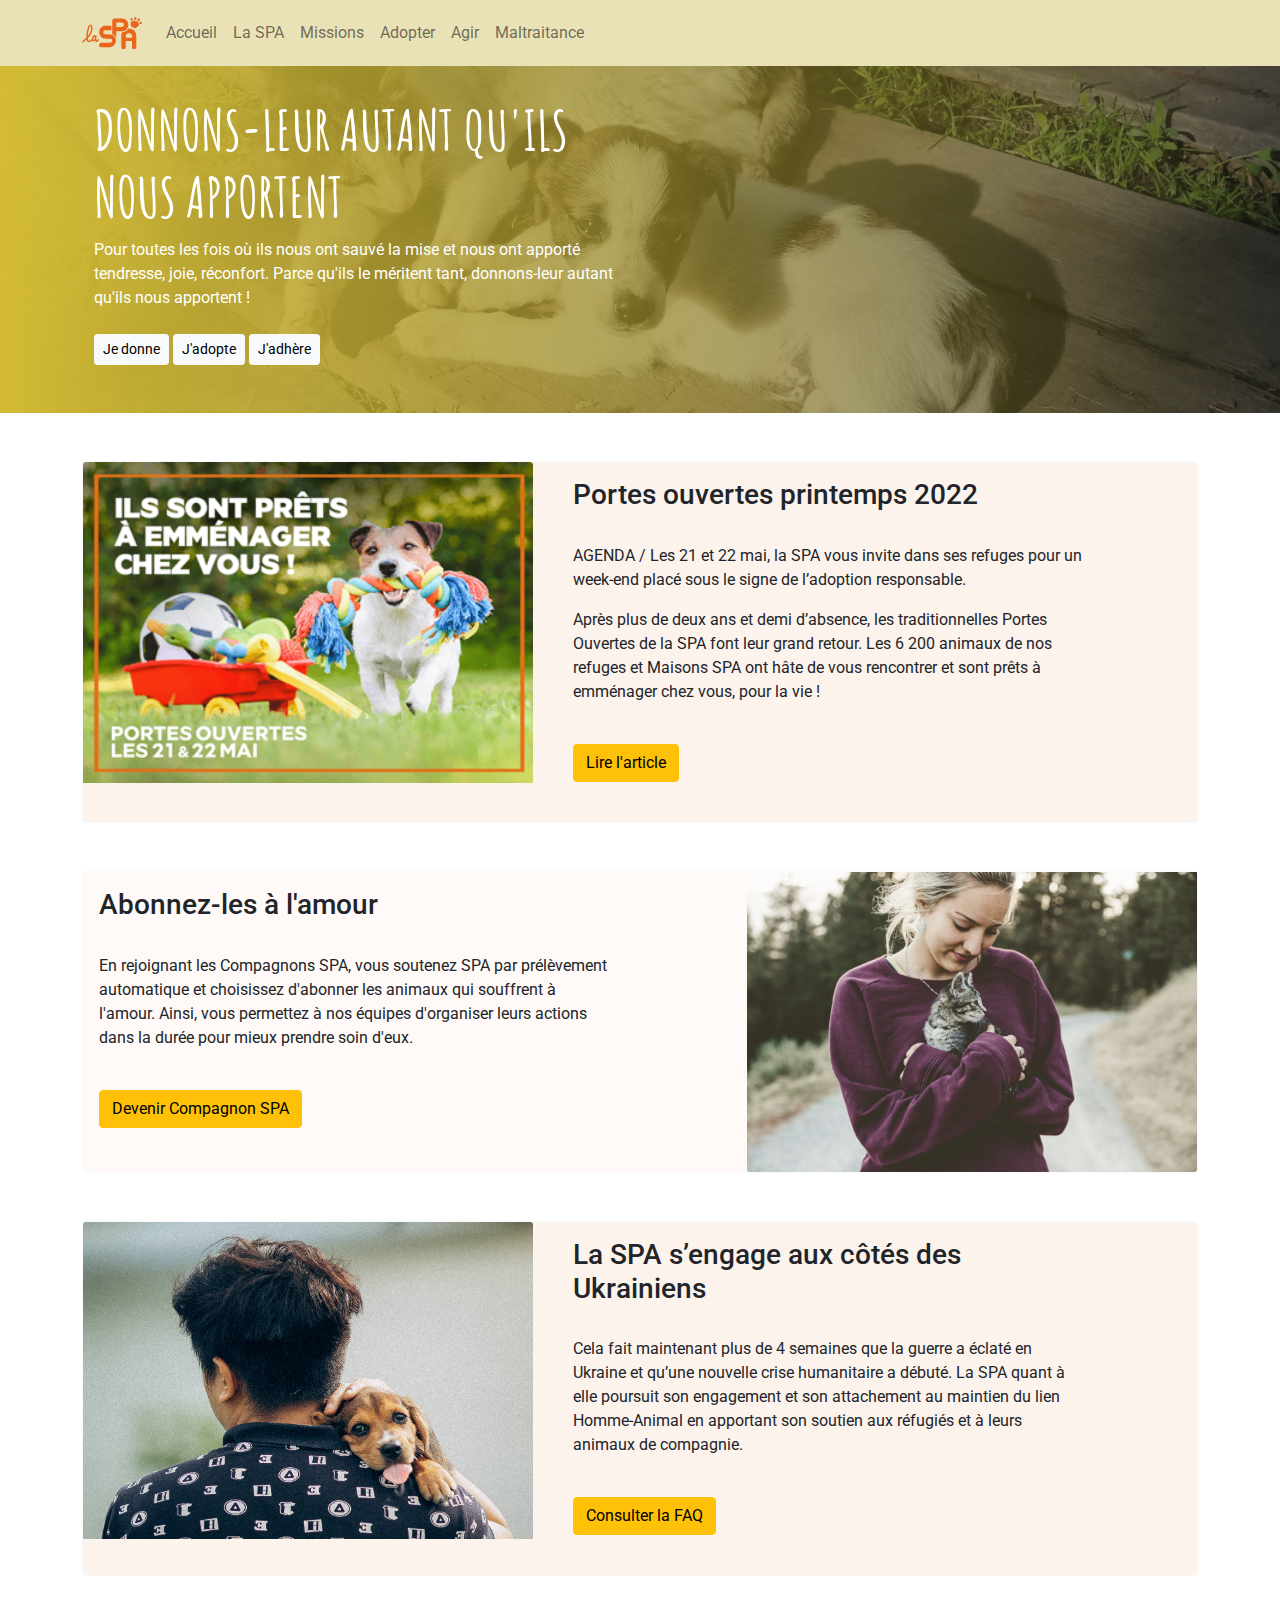
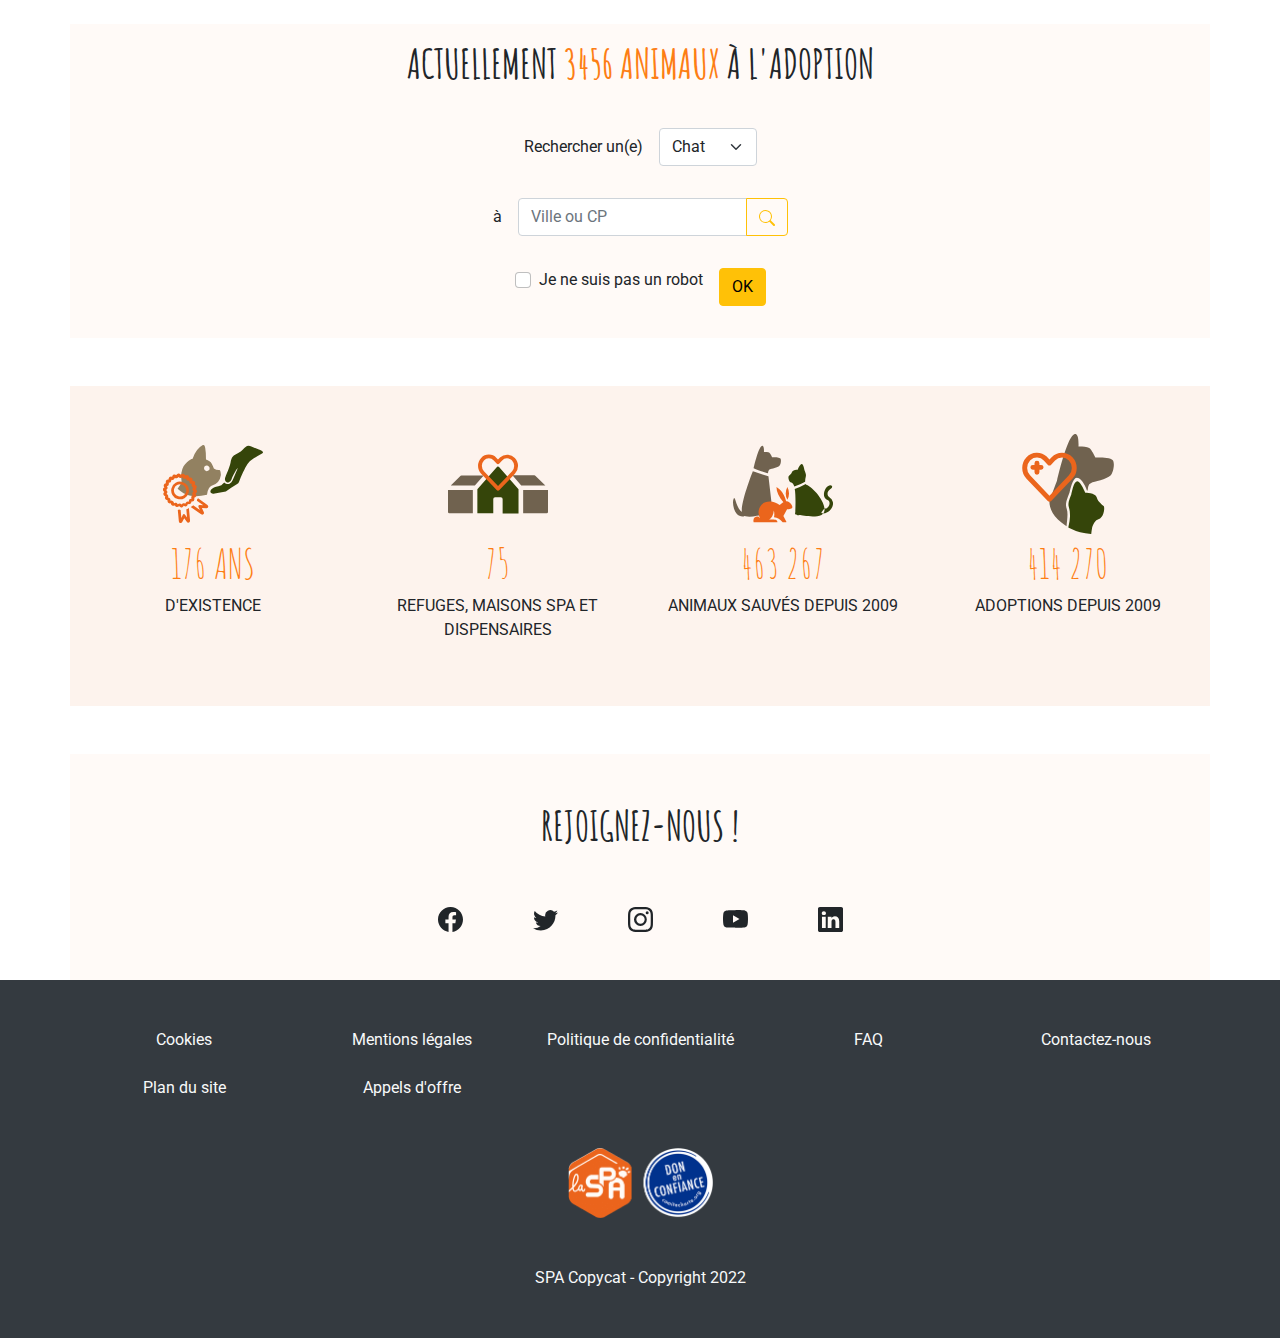
<file: index.html>
<!DOCTYPE html>
<html lang="fr">
<head>

  <!-- Meta -->
  <meta charset="UTF-8">
  <meta http-equiv="X-UA-Compatible" content="IE=edge">
  <meta name="viewport" content="width=device-width, initial-scale=1.0">

  <!-- Title -->
  <title>SPA Copycat</title>
  <link rel="shortcut icon" href="images/favicon.png" type="image/x-icon">

  <!-- CSS -->
  <link rel="stylesheet" href="css/bootstrap.min.css" type="text/css">
  <link rel="stylesheet" href="css/style.css" type="text/css">

  <!-- Import Typo Google Fonts -->
  <link rel="preconnect" href="https://fonts.googleapis.com">
  <link rel="preconnect" href="https://fonts.gstatic.com" crossorigin>
  <link href="https://fonts.googleapis.com/css2?family=Amatic+SC:wght@400;700&family=Roboto:wght@400;500;700;900&display=swap" rel="stylesheet">

</head>

<body>

  <!-- Start : Header -->
    <header>

      <!-- Start : Navbar -->
      <nav class="navbar navbar-light navbar-expand-sm fixed-top">
        <div class="container-sm">
          <a class="navbar-brand" href="#">
            <img src="images/logo.svg" alt="">
          </a>

          <button class="navbar-toggler" type="button" data-bs-toggle="collapse" data-bs-target="#navbarDropdown" aria-controls="navbarDropdown" aria-expanded="false" aria-label="Toggle navigation">
            <svg xmlns="http://www.w3.org/2000/svg" width="16" height="16" fill="currentColor" class="bi bi-list" viewBox="0 0 16 16">
              <path fill-rule="evenodd" d="M2.5 12a.5.5 0 0 1 .5-.5h10a.5.5 0 0 1 0 1H3a.5.5 0 0 1-.5-.5zm0-4a.5.5 0 0 1 .5-.5h10a.5.5 0 0 1 0 1H3a.5.5 0 0 1-.5-.5zm0-4a.5.5 0 0 1 .5-.5h10a.5.5 0 0 1 0 1H3a.5.5 0 0 1-.5-.5z"/>
            </svg>
          </button>

          <div class="collapse navbar-collapse" id="navbarDropdown">
            <ul class="navbar-nav">
              <li class="nav-item active">
                <a class="nav-link" href="#">
                    Accueil
                </a>
              </li>
              <li class="nav-item">
                <a class="nav-link" href="#">
                    La SPA
                </a>
              </li>
              <li class="nav-item">
                <a class="nav-link" href="#">
                    Missions
                </a>
              </li>
              <li class="nav-item">
                <a class="nav-link" href="#">
                    Adopter
                </a>
              </li>
              <li class="nav-item">
                <a class="nav-link" href="#">
                    Agir
                </a>
              </li>
              <li class="nav-item">
                <a class="nav-link" href="#">
                    Maltraitance
                </a>
              </li>
            </ul>
          </div>
        </div>
      </nav>
    </header>
    <!-- End : Header -->

    <!-- Start : Main -->
    <main>

        <!-- Start : First Section -->
        <section class="pt-5">
          <div class="row">
            <div class="bg-image py-5">
              <div class="container-md">
                <div class="row">
                  <div class="col-lg-6 text-white">
                      <h1 class="fw-bold text-uppercase display-4">Donnons-leur autant qu'ils nous apportent</h1>
                      <p>Pour toutes les fois où ils nous ont sauvé la mise et nous ont apporté tendresse, joie, réconfort. Parce qu'ils le méritent tant, donnons-leur autant qu'ils nous apportent !</p>
                  </div>
                </div>

                <div class="row pt-2">
                  <div class="col-6 col-sm-12 mx-auto d-grid gap-2 d-sm-block">
                    <a href="#" role="button" class="btn btn-sm btn-light">Je donne</a>
                    <a href="#" role="button" class="btn btn-sm btn-light">J'adopte</a>
                    <a href="#" role="button" class="btn btn-sm btn-light">J'adhère</a>
                  </div>
                </div>
              </div>
            </div>
          </div>
        </section>
        <!-- End : First Section -->

        <!-- Start : Second Section -->
        <section class="container-md">

          <!-- Start : 1st Article -->
          <article class="card mt-5 border-light">
            <div class="row g-4">
              <div class="col-md-5">
                <img src="images/portes ouvertes.png" class="card-img-top" alt="">
              </div>
              <div class="col-md-6">
                <div class="card-body">
                  <h3 class="card-title pb-4">Portes ouvertes printemps 2022</h3>
                  <p class="card-text">AGENDA / Les 21 et 22 mai, la SPA vous invite dans ses refuges pour un week-end placé sous le signe de l’adoption responsable.</p>
                  <p class="card-text">Après plus de deux ans et demi d’absence, les traditionnelles Portes Ouvertes de la SPA font leur grand retour. Les 6 200 animaux de nos refuges et Maisons SPA ont hâte de vous rencontrer et sont prêts à emménager chez vous, pour la vie !</p>
                  <a href="events.html" role="button" class="btn btn-warning my-4">Lire l'article</a>
                </div>
              </div>
            </div>
          </article>
          <!-- End : 1st Article -->

          <!-- Start : 2nd Article -->
          <article class="card mt-5 border-light">
            <div class="row justify-content-between">
              <div class="col-md-6">
                <div class="card-body">
                  <h3 class="card-title pb-4">Abonnez-les à l'amour</h3>
                  <p class="card-text">En rejoignant les Compagnons SPA, vous soutenez SPA par prélèvement automatique et choisissez d'abonner les animaux qui souffrent à l'amour. Ainsi, vous permettez à nos équipes d'organiser leurs actions dans la durée pour mieux prendre soin d'eux.</p>
                  <a href="#" role="button" class="btn btn-warning my-4">Devenir Compagnon SPA</a>
                </div>
              </div>
              <div class="col-md-5">
                <img src="images/amour.jpg" class="card-img-bottom" alt="">
              </div>
            </div>
          </article>
          <!-- End : 2nd Artcle -->

          <!-- Start : 3rd Article -->
          <article class="card mt-5 border-light">
            <div class="row g-4">
              <div class="col-md-5">
                <img src="images/ukraine.jpg" class="card-img-top" alt="">
              </div>
              <div class="col-md-6">
                <div class="card-body">
                  <h3 class="card-title pb-4">La SPA s’engage aux côtés des Ukrainiens</h3>
                  <p class="card-text">Cela fait maintenant plus de 4 semaines que la guerre a éclaté en Ukraine et qu’une nouvelle crise humanitaire a débuté. La SPA quant à elle poursuit son engagement et son attachement au maintien du lien Homme-Animal en apportant son soutien aux réfugiés et à leurs animaux de compagnie.</p>
                  <a href="#" role="button" class="btn btn-warning my-4">Consulter la FAQ</a>
                </div>
              </div>
            </div>
          </article>
          <!-- End : 3rd Artcle -->
        </section>
        <!-- End : Second Section -->

        <!-- Start : Third Section -->
        <section class="container-md mt-5 py-3">

          <div class="row">
            <div class="col">
              <h2 class="text-center fw-bold text-uppercase display-6">Actuellement <span>3456 animaux</span> à l'adoption</h2>
            </div>
          </div>

          <!-- Start : Form -->
          <form>
            <div class="row g-3 mt-3 justify-content-center">
              <div class="col-auto">
                <label for="inputAnimal" class="col-form-label">Rechercher un(e)</label>
              </div>
              <div class="col-auto">
                <select id="inputAnimal" class="form-select" aria-label="select animal">
                  <option selected>Chat</option>
                  <option value="caprin">Caprin</option>
                  <option value="chien">Chien</option>
                  <option value="équidé">Equidé</option>
                  <option value="NAC">NAC</option>
                  <option value="ovin">Ovin</option>
                  <option value="porcin">Porcin</option>
                  <option value="autres">Autres</option>
                </select>
              </div>
            </div>

            <div class="row g-3 mt-3 justify-content-center">
              <div class="col-auto">
                <label for="localisation" class="col-form-label">à</label>
              </div>
              <div class="col-auto">
                <div class="input-group">
                  <input class="form-control" type="text" id="localisation" placeholder="Ville ou CP">
                  <button class="btn btn-outline-warning" type="button">
                    <svg xmlns="http://www.w3.org/2000/svg" width="16" height="16" fill="currentColor" class="bi bi-search" viewBox="0 0 16 16">
                      <path d="M11.742 10.344a6.5 6.5 0 1 0-1.397 1.398h-.001c.03.04.062.078.098.115l3.85 3.85a1 1 0 0 0 1.415-1.414l-3.85-3.85a1.007 1.007 0 0 0-.115-.1zM12 6.5a5.5 5.5 0 1 1-11 0 5.5 5.5 0 0 1 11 0z"/>
                    </svg>
                  </button>
                </div>
              </div>
            </div>

            <div class="row g-3 my-3 justify-content-center">
              <div class="col-auto">
                <div class="form-check">
                  <input class="form-check-input" type="checkbox" id="botCheck">
                  <label class="form-check-label" for="botCheck">Je ne suis pas un robot</label>
                </div>
              </div>
              <div class="col-auto">
                <button type="submit" class="btn btn-warning">OK</button>
              </div>
            </div>
          </form>
          <!-- End : Form -->

        </section>
        <!-- End : Third Section -->

        <!-- Start : Fourth Section -->
        <section class="container-md mt-5 py-5">
          <div class="row row-cols-2 row-cols-lg-4 gy-5">
            <div class="col text-center">
              <img src="images/cat.svg" alt="">
              <p class="text-uppercase"><span class="fs-1">176 ans</span><br>d'existence</p>
            </div>
            <div class="col text-center">
              <img src="images/house.svg" alt="">
              <p class="text-uppercase"><span class="fs-1">75</span><br>refuges, maisons SPA et dispensaires</p>
            </div>
            <div class="col text-center">
              <img src="images/pets.svg" alt="">
              <p class="text-uppercase"><span class="fs-1">463 267</span><br>animaux sauvés depuis 2009</p>
            </div>
            <div class="col text-center">
              <img src="images/dogs.svg" alt="">
              <p class="text-uppercase"><span class="fs-1">414 270</span><br>adoptions depuis 2009</p>
            </div>
          </div>
        </section>
        <!-- End : Fourth Section -->
        
        <!-- Start : Fifth Section -->
        <section class="container-md mt-5 py-5">
          <div class="row mb-5">
            <div class="col">
              <h2 class="text-center fw-bold text-uppercase display-6">Rejoignez-nous !</h2>
            </div>
          </div>
          <div class="row justify-content-center">
            <div class="col-2 col-sm-1 text-center">
              <a class="link-dark" href="https://www.facebook.com/spaofficiel/" target="_blank" title="Facebook">
                <svg xmlns="http://www.w3.org/2000/svg" width="25" height="25" fill="currentColor" class="bi bi-facebook" viewBox="0 0 16 16">
                  <path d="M16 8.049c0-4.446-3.582-8.05-8-8.05C3.58 0-.002 3.603-.002 8.05c0 4.017 2.926 7.347 6.75 7.951v-5.625h-2.03V8.05H6.75V6.275c0-2.017 1.195-3.131 3.022-3.131.876 0 1.791.157 1.791.157v1.98h-1.009c-.993 0-1.303.621-1.303 1.258v1.51h2.218l-.354 2.326H9.25V16c3.824-.604 6.75-3.934 6.75-7.951z"/>
                </svg>
              </a>
            </div>
            <div class="col-2 col-sm-1 text-center">
              <a class="link-dark" href="https://twitter.com/SPA_Officiel" target="_blank" title="Twitter">
                <svg xmlns="http://www.w3.org/2000/svg" width="25" height="25" fill="currentColor" class="bi bi-twitter" viewBox="0 0 16 16">
                  <path d="M5.026 15c6.038 0 9.341-5.003 9.341-9.334 0-.14 0-.282-.006-.422A6.685 6.685 0 0 0 16 3.542a6.658 6.658 0 0 1-1.889.518 3.301 3.301 0 0 0 1.447-1.817 6.533 6.533 0 0 1-2.087.793A3.286 3.286 0 0 0 7.875 6.03a9.325 9.325 0 0 1-6.767-3.429 3.289 3.289 0 0 0 1.018 4.382A3.323 3.323 0 0 1 .64 6.575v.045a3.288 3.288 0 0 0 2.632 3.218 3.203 3.203 0 0 1-.865.115 3.23 3.23 0 0 1-.614-.057 3.283 3.283 0 0 0 3.067 2.277A6.588 6.588 0 0 1 .78 13.58a6.32 6.32 0 0 1-.78-.045A9.344 9.344 0 0 0 5.026 15z"/>
                </svg>
              </a>
            </div>
            <div class="col-2 col-sm-1 text-center">
              <a class="link-dark" href="https://www.instagram.com/la_spa/?hl=fr" target="_blank" title="Instagram">
                <svg xmlns="http://www.w3.org/2000/svg" width="25" height="25" fill="currentColor" class="bi bi-instagram" viewBox="0 0 16 16">
                  <path d="M8 0C5.829 0 5.556.01 4.703.048 3.85.088 3.269.222 2.76.42a3.917 3.917 0 0 0-1.417.923A3.927 3.927 0 0 0 .42 2.76C.222 3.268.087 3.85.048 4.7.01 5.555 0 5.827 0 8.001c0 2.172.01 2.444.048 3.297.04.852.174 1.433.372 1.942.205.526.478.972.923 1.417.444.445.89.719 1.416.923.51.198 1.09.333 1.942.372C5.555 15.99 5.827 16 8 16s2.444-.01 3.298-.048c.851-.04 1.434-.174 1.943-.372a3.916 3.916 0 0 0 1.416-.923c.445-.445.718-.891.923-1.417.197-.509.332-1.09.372-1.942C15.99 10.445 16 10.173 16 8s-.01-2.445-.048-3.299c-.04-.851-.175-1.433-.372-1.941a3.926 3.926 0 0 0-.923-1.417A3.911 3.911 0 0 0 13.24.42c-.51-.198-1.092-.333-1.943-.372C10.443.01 10.172 0 7.998 0h.003zm-.717 1.442h.718c2.136 0 2.389.007 3.232.046.78.035 1.204.166 1.486.275.373.145.64.319.92.599.28.28.453.546.598.92.11.281.24.705.275 1.485.039.843.047 1.096.047 3.231s-.008 2.389-.047 3.232c-.035.78-.166 1.203-.275 1.485a2.47 2.47 0 0 1-.599.919c-.28.28-.546.453-.92.598-.28.11-.704.24-1.485.276-.843.038-1.096.047-3.232.047s-2.39-.009-3.233-.047c-.78-.036-1.203-.166-1.485-.276a2.478 2.478 0 0 1-.92-.598 2.48 2.48 0 0 1-.6-.92c-.109-.281-.24-.705-.275-1.485-.038-.843-.046-1.096-.046-3.233 0-2.136.008-2.388.046-3.231.036-.78.166-1.204.276-1.486.145-.373.319-.64.599-.92.28-.28.546-.453.92-.598.282-.11.705-.24 1.485-.276.738-.034 1.024-.044 2.515-.045v.002zm4.988 1.328a.96.96 0 1 0 0 1.92.96.96 0 0 0 0-1.92zm-4.27 1.122a4.109 4.109 0 1 0 0 8.217 4.109 4.109 0 0 0 0-8.217zm0 1.441a2.667 2.667 0 1 1 0 5.334 2.667 2.667 0 0 1 0-5.334z"/>
                </svg>
              </a>
            </div>
            <div class="col-2 col-sm-1 text-center">
              <a class="link-dark" href="https://www.youtube.com/channel/UCHIbj4gZgIXThXRqeCMStrg" target="_blank"
              title="YouTube">
                <svg xmlns="http://www.w3.org/2000/svg" width="25" height="25" fill="currentColor" class="bi bi-youtube" viewBox="0 0 16 16">
                  <path d="M8.051 1.999h.089c.822.003 4.987.033 6.11.335a2.01 2.01 0 0 1 1.415 1.42c.101.38.172.883.22 1.402l.01.104.022.26.008.104c.065.914.073 1.77.074 1.957v.075c-.001.194-.01 1.108-.082 2.06l-.008.105-.009.104c-.05.572-.124 1.14-.235 1.558a2.007 2.007 0 0 1-1.415 1.42c-1.16.312-5.569.334-6.18.335h-.142c-.309 0-1.587-.006-2.927-.052l-.17-.006-.087-.004-.171-.007-.171-.007c-1.11-.049-2.167-.128-2.654-.26a2.007 2.007 0 0 1-1.415-1.419c-.111-.417-.185-.986-.235-1.558L.09 9.82l-.008-.104A31.4 31.4 0 0 1 0 7.68v-.123c.002-.215.01-.958.064-1.778l.007-.103.003-.052.008-.104.022-.26.01-.104c.048-.519.119-1.023.22-1.402a2.007 2.007 0 0 1 1.415-1.42c.487-.13 1.544-.21 2.654-.26l.17-.007.172-.006.086-.003.171-.007A99.788 99.788 0 0 1 7.858 2h.193zM6.4 5.209v4.818l4.157-2.408L6.4 5.209z"/>
                </svg>
              </a>
            </div>
            <div class="col-2 col-sm-1 text-center">
              <a class="link-dark" href="https://fr.linkedin.com/company/la-spa" target="_blank" title="LinkedIn">
                <svg xmlns="http://www.w3.org/2000/svg" width="25" height="25" fill="currentColor" class="bi bi-linkedin" viewBox="0 0 16 16">
                  <path d="M0 1.146C0 .513.526 0 1.175 0h13.65C15.474 0 16 .513 16 1.146v13.708c0 .633-.526 1.146-1.175 1.146H1.175C.526 16 0 15.487 0 14.854V1.146zm4.943 12.248V6.169H2.542v7.225h2.401zm-1.2-8.212c.837 0 1.358-.554 1.358-1.248-.015-.709-.52-1.248-1.342-1.248-.822 0-1.359.54-1.359 1.248 0 .694.521 1.248 1.327 1.248h.016zm4.908 8.212V9.359c0-.216.016-.432.08-.586.173-.431.568-.878 1.232-.878.869 0 1.216.662 1.216 1.634v3.865h2.401V9.25c0-2.22-1.184-3.252-2.764-3.252-1.274 0-1.845.7-2.165 1.193v.025h-.016a5.54 5.54 0 0 1 .016-.025V6.169h-2.4c.03.678 0 7.225 0 7.225h2.4z"/>
                </svg>
              </a>
            </div>
          </div>
        </section>
        <!-- End : Fifth Section -->

        <!-- Start : Footer -->
        <footer class="py-5 text-light">
          <div class="container-md">
            <div class="row row-cols-1 row-cols-md-4 row-cols-xl-5 g-4">
              <div class="col text-center">
                <a class="link-light text-decoration-none" href="#">Cookies</a>
              </div>
              <div class="col text-center">
                <a class="link-light text-decoration-none" href="#">Mentions légales</a>
              </div>
              <div class="col text-center">
                <a class="link-light text-decoration-none" href="#">Politique de confidentialité</a>
              </div>
              <div class="col text-center">
                <a class="link-light text-decoration-none" href="#">FAQ</a>
              </div>
              <div class="col text-center">
                <a class="link-light text-decoration-none" href="#">Contactez-nous</a>
              </div>
              <div class="col text-center">
                <a class="link-light text-decoration-none" href="#">Plan du site</a>
              </div>
              <div class="col text-center">
                <a class="link-light text-decoration-none" href="#">Appels d'offre</a>
              </div>
            </div>
            <div class="row mt-5">
              <div class="col text-center">
                <img src="images/SPA_footer.png" alt="">
              </div>
            </div>
            <div class="row mt-5">
              <div class="col text-center">SPA Copycat - Copyright 2022</div>
            </div>
          </div>
        </footer>
        <!-- End : Footer -->

      </main>
      <!-- End : Main -->

    <!-- Script -->
    <script src="js/jquery-3.6.0.min.js"></script>
    <script src="js/bootstrap.bundle.min.js"></script>
</body>
</html>
</file>
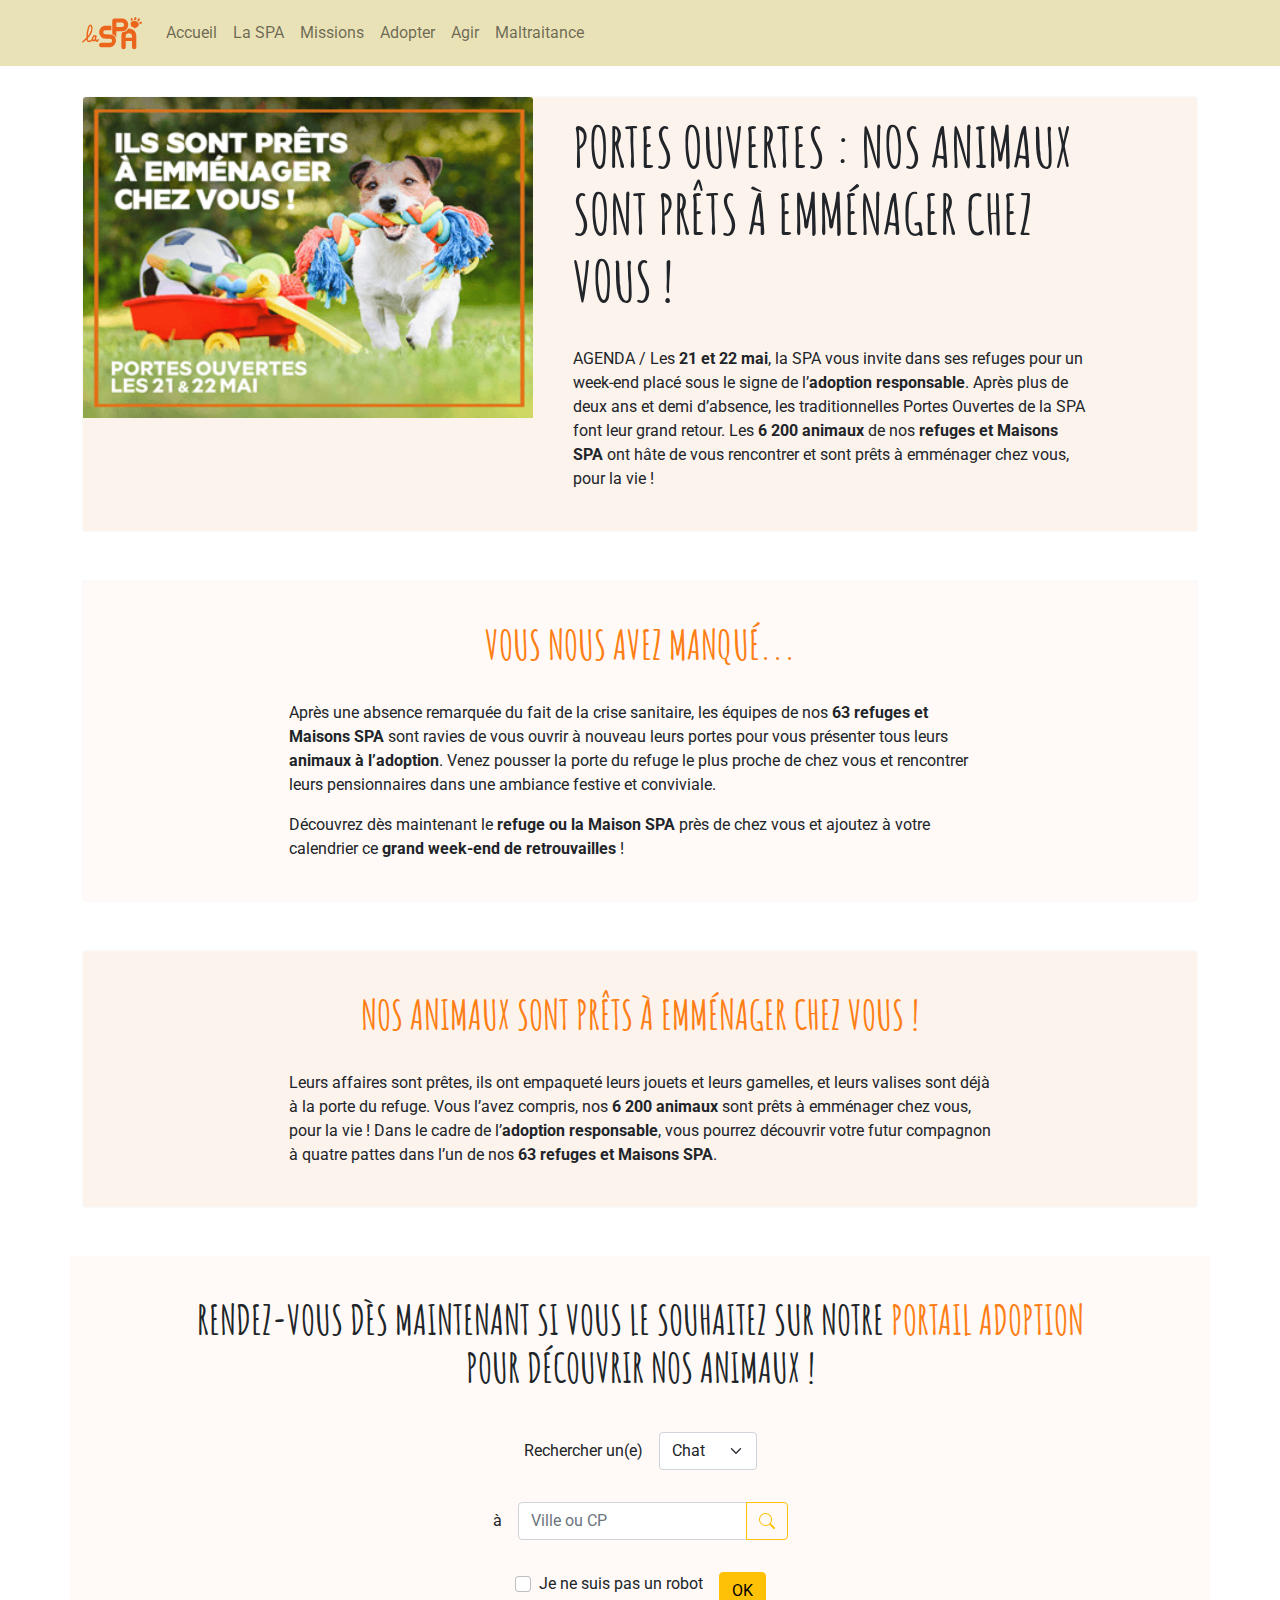
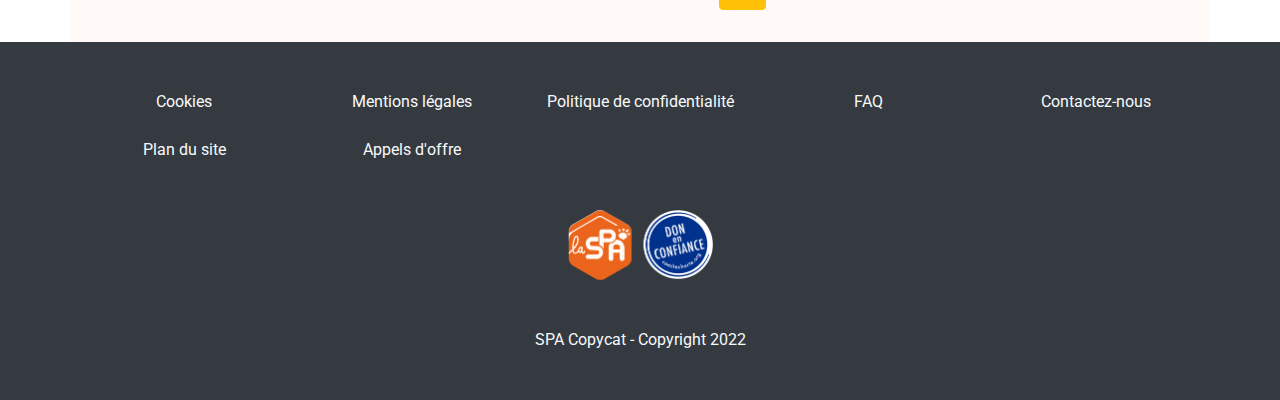
<file: events.html>
<!DOCTYPE html>
<html lang="fr">
<head>

  <!-- Meta -->
  <meta charset="UTF-8">
  <meta http-equiv="X-UA-Compatible" content="IE=edge">
  <meta name="viewport" content="width=device-width, initial-scale=1.0">

  <!-- Title -->
  <title>SPA Copycat - Events</title>
  <link rel="shortcut icon" href="images/favicon.png" type="image/x-icon">

  <!-- CSS -->
  <link rel="stylesheet" href="css/bootstrap.min.css" type="text/css">
  <link rel="stylesheet" href="css/style.css" type="text/css">

  <!-- Import Typo Google Fonts -->
  <link rel="preconnect" href="https://fonts.googleapis.com">
  <link rel="preconnect" href="https://fonts.gstatic.com" crossorigin>
  <link href="https://fonts.googleapis.com/css2?family=Amatic+SC:wght@400;700&family=Roboto:wght@400;500;700;900&display=swap" rel="stylesheet">

</head>

<body>

  <!-- Start : Header -->
  <header>

    <!-- Start : Navbar -->
    <nav class="navbar navbar-light navbar-expand-sm fixed-top">
      <div class="container-sm">
        <a class="navbar-brand" href="index.html">
          <img src="images/logo.svg" alt="">
        </a>

        <button class="navbar-toggler" type="button" data-bs-toggle="collapse" data-bs-target="#navbarDropdown" aria-controls="navbarDropdown" aria-expanded="false" aria-label="Toggle navigation">
          <svg xmlns="http://www.w3.org/2000/svg" width="16" height="16" fill="currentColor" class="bi bi-list" viewBox="0 0 16 16">
            <path fill-rule="evenodd" d="M2.5 12a.5.5 0 0 1 .5-.5h10a.5.5 0 0 1 0 1H3a.5.5 0 0 1-.5-.5zm0-4a.5.5 0 0 1 .5-.5h10a.5.5 0 0 1 0 1H3a.5.5 0 0 1-.5-.5zm0-4a.5.5 0 0 1 .5-.5h10a.5.5 0 0 1 0 1H3a.5.5 0 0 1-.5-.5z"/>
          </svg>
        </button>

        <div class="collapse navbar-collapse" id="navbarDropdown">
          <ul class="navbar-nav">
            <li class="nav-item active">
              <a class="nav-link" href="#">
                  Accueil
              </a>
            </li>
            <li class="nav-item">
              <a class="nav-link" href="#">
                  La SPA
              </a>
            </li>
            <li class="nav-item">
              <a class="nav-link" href="#">
                  Missions
              </a>
            </li>
            <li class="nav-item">
              <a class="nav-link" href="#">
                  Adopter
              </a>
            </li>
            <li class="nav-item">
              <a class="nav-link" href="#">
                  Agir
              </a>
            </li>
            <li class="nav-item">
              <a class="nav-link" href="#">
                  Maltraitance
              </a>
            </li>
          </ul>
        </div>
      </div>
    </nav>
  </header>
  <!-- End : Header -->

  <!-- Start : First Section -->
  <section class="container-md pt-5">

    <!-- Start : 1st Article -->
    <article class="card mt-5 border-light">
      <div class="row g-4">
        <div class="col-md-5">
          <img src="images/portes ouvertes.png" class="card-img-top" alt="">
        </div>
        <div class="col-md-6">
          <div class="card-body">
            <h1 class="pb-4 card-title fw-bold text-uppercase display-4">Portes ouvertes : nos animaux sont prêts à emménager chez vous !</h1>
            <p class="card-text pb-4">AGENDA / Les <strong class="fw-bold">21 et 22 mai</strong>, la SPA vous invite dans ses refuges pour un week-end placé sous le signe de l’<strong class="fw-bold">adoption responsable</strong>. Après plus de deux ans et demi d’absence, les traditionnelles Portes Ouvertes de la SPA font leur grand retour. Les <strong class="fw-bold">6 200 animaux</strong> de nos <strong class="fw-bold">refuges et Maisons SPA</strong> ont hâte de vous rencontrer et sont prêts à emménager chez vous, pour la vie !</p>
          </div>
        </div>
      </div>
    </article>
    <!-- End : 1st Article -->

    <!-- Start : 2nd Article -->
    <article class="card mt-5 border-light">
      <div class="row justify-content-center">
        <div class="col-md-8">
          <div class="card-body">
            <h2 class="card-title text-center fw-bold text-uppercase display-6 py-4"><span>Vous nous avez manqué...​</span></h2>
            <p class="card-text">Après une absence remarquée du fait de la crise sanitaire, les équipes de nos <strong>63 refuges et Maisons SPA</strong> sont ravies de vous ouvrir à nouveau leurs portes pour vous présenter tous leurs <strong>animaux à l’adoption</strong>. Venez pousser la porte du refuge le plus proche de chez vous et rencontrer leurs pensionnaires dans une ambiance festive et conviviale.</p>
            <p class="card-text pb-4">Découvrez dès maintenant le <strong>refuge ou la Maison SPA</strong> près de chez vous et ajoutez à votre calendrier ce <strong>grand week-end de retrouvailles</strong> !​</p>
          </div>
        </div>
      </div>
    </article>
    <!-- End : 2nd Artcle -->

    <!-- Start : 3rd Article -->
    <article class="card mt-5 border-light">
      <div class="row justify-content-center">
        <div class="col-md-8">
          <div class="card-body">
            <h2 class="card-title text-center fw-bold text-uppercase display-6 py-4"><span>Nos animaux sont prêts à emménager chez vous !​</span></h2>
            <p class="card-text pb-4">Leurs affaires sont prêtes, ils ont empaqueté leurs jouets et leurs gamelles, et leurs valises sont déjà à la porte du refuge. Vous l’avez compris, nos <strong>6 200 animaux</strong> sont prêts à emménager chez vous, pour la vie ! Dans le cadre de l’<strong>adoption responsable</strong>, vous pourrez découvrir votre futur compagnon à quatre pattes dans l’un de nos <strong>63 refuges et Maisons SPA</strong>.</p>
          </div>
        </div>
      </div>
    </article>
    <!-- End : 3rd Artcle -->

  </section>
  <!-- End : First Section -->

  <!-- Start : Second Section -->
  <section class="container-md mt-5 py-3">

    <div class="row justify-content-center">
      <div class="col-10">
        <h2 class="text-center fw-bold text-uppercase display-6 pt-4">Rendez-vous dès maintenant si vous le souhaitez sur notre <span>portail adoption</span> pour découvrir nos animaux !</h2>
      </div>
    </div>

    <!-- Start : Form -->
    <form>
      <div class="row g-3 mt-3 justify-content-center">
        <div class="col-auto">
          <label for="inputAnimal" class="col-form-label">Rechercher un(e)</label>
        </div>
        <div class="col-auto">
          <select id="inputAnimal" class="form-select" aria-label="select animal">
            <option selected>Chat</option>
            <option value="caprin">Caprin</option>
            <option value="chien">Chien</option>
            <option value="équidé">Equidé</option>
            <option value="NAC">NAC</option>
            <option value="ovin">Ovin</option>
            <option value="porcin">Porcin</option>
            <option value="autres">Autres</option>
          </select>
        </div>
      </div>

      <div class="row g-3 mt-3 justify-content-center">
        <div class="col-auto">
          <label for="localisation" class="col-form-label">à</label>
        </div>
        <div class="col-auto">
          <div class="input-group">
            <input class="form-control" type="text" id="localisation" placeholder="Ville ou CP">
            <button class="btn btn-outline-warning" type="button">
              <svg xmlns="http://www.w3.org/2000/svg" width="16" height="16" fill="currentColor" class="bi bi-search" viewBox="0 0 16 16">
                <path d="M11.742 10.344a6.5 6.5 0 1 0-1.397 1.398h-.001c.03.04.062.078.098.115l3.85 3.85a1 1 0 0 0 1.415-1.414l-3.85-3.85a1.007 1.007 0 0 0-.115-.1zM12 6.5a5.5 5.5 0 1 1-11 0 5.5 5.5 0 0 1 11 0z"/>
              </svg>
            </button>
          </div>
        </div>
      </div>

      <div class="row g-3 my-3 justify-content-center">
        <div class="col-auto">
          <div class="form-check">
            <input class="form-check-input" type="checkbox" id="botCheck">
            <label class="form-check-label" for="botCheck">Je ne suis pas un robot</label>
          </div>
        </div>
        <div class="col-auto">
          <button type="submit" class="btn btn-warning">OK</button>
        </div>
      </div>
    </form>
    <!-- End : Form -->

  </section>
  <!-- End : Second Section -->

  <!-- Start : Footer -->
  <footer class="py-5 text-light">
    <div class="container-md">
      <div class="row row-cols-1 row-cols-md-4 row-cols-xl-5 g-4">
        <div class="col text-center">
          <a class="link-light text-decoration-none" href="#">Cookies</a>
        </div>
        <div class="col text-center">
          <a class="link-light text-decoration-none" href="#">Mentions légales</a>
        </div>
        <div class="col text-center">
          <a class="link-light text-decoration-none" href="#">Politique de confidentialité</a>
        </div>
        <div class="col text-center">
          <a class="link-light text-decoration-none" href="#">FAQ</a>
        </div>
        <div class="col text-center">
          <a class="link-light text-decoration-none" href="#">Contactez-nous</a>
        </div>
        <div class="col text-center">
          <a class="link-light text-decoration-none" href="#">Plan du site</a>
        </div>
        <div class="col text-center">
          <a class="link-light text-decoration-none" href="#">Appels d'offre</a>
        </div>
      </div>
      <div class="row mt-5">
        <div class="col text-center">
          <img src="images/SPA_footer.png" alt="">
        </div>
      </div>
      <div class="row mt-5">
        <div class="col text-center">SPA Copycat - Copyright 2022</div>
      </div>
    </div>
  </footer>
  <!-- End : Footer -->

</body>

</html>
</file>
<file: css/style.css>
/* Variables  */

:root {
    --color1: #fffaf7;
    --color2: #fdf3ed;
}

/* Typography */

* {
    font-family: 'Roboto', sans-serif;
}

h1,
h2,
span {
    font-family: 'Amatic SC', cursive;
}

/* Color  */

span {
    color: var(--bs-orange);
}

/* Background-Color */

section:nth-child(2) article:nth-child(even),
section:nth-child(3),
section:nth-child(5) {
    background-color: var(--color1);
}

section:nth-child(2) article:nth-child(odd),
section:nth-child(4) {
    background-color: var(--color2);
}

/* Header */

header nav.navbar {
    background-color: #eae2b7;
}

header img {
    width: 3em;
    height: 2em;
}

/* 1st Section  */

div.bg-image {
    background-image: linear-gradient(to right, rgba(212, 188, 52, 1), rgba(29, 29, 25, 0.5)), url("../images/banner.jpg");
    background-repeat: no-repeat;
    background-size: cover;
    background-position: center;
}

/* 4th Section */

section:nth-child(4) img {
    width: 100px;
    height: 100px;
}

/* Footer */

footer {
    background-color: var(--bs-gray-800);
}

footer img {
    width: 145px;
    height: 70px;
}
</file>
